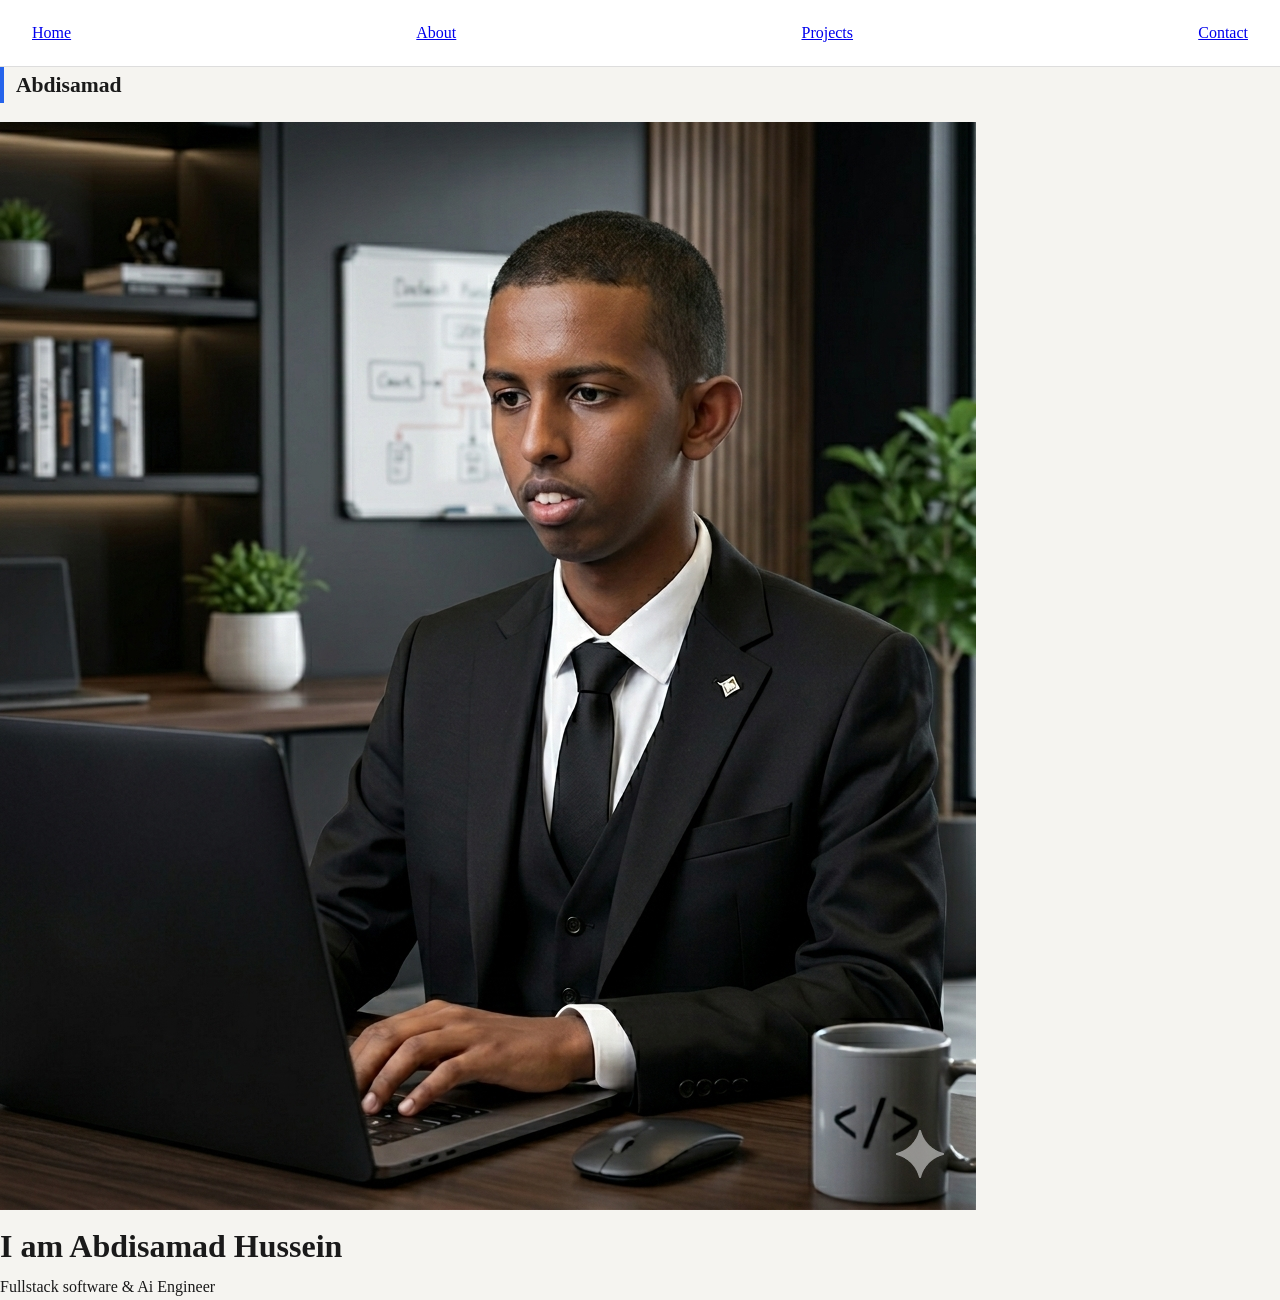
<file: mctapa-week-01-assignment/index.html>
<!DOCTYPE html>
<html lang="en">
<head>
    <meta charset="UTF-8">
    <meta name="viewport" content="width=device-width, initial-scale=1.0">
    <link rel="stylesheet" href="style.css">
    <title>My portfolio</title>
</head>
<body>
<div class="container">   
    <div class="header">
    <header>
        <nav>
                <a href="#" class="normal-text">Home</a>
                <a href="#" class="normal-text">About</a>
                <a href="#" class="normal-text">Projects</a>
                <a href="#" class="normal-text">Contact</a>
        </nav>
        <div>
            <h2 class="logo">Abdisamad</h1>
        </div>
    </header>
    </div class="intro">
            <div class="intro-image">
            <img src="images/Gemini_Generated_Image_vdsxrqvdsxrqvdsx.png">
        </div>
    <div class="intro-text">
            <h1>I am Abdisamad Hussein</h1>
        <p>Fullstack software & Ai Engineer</p>

</div>
</body>
</html>
</file>
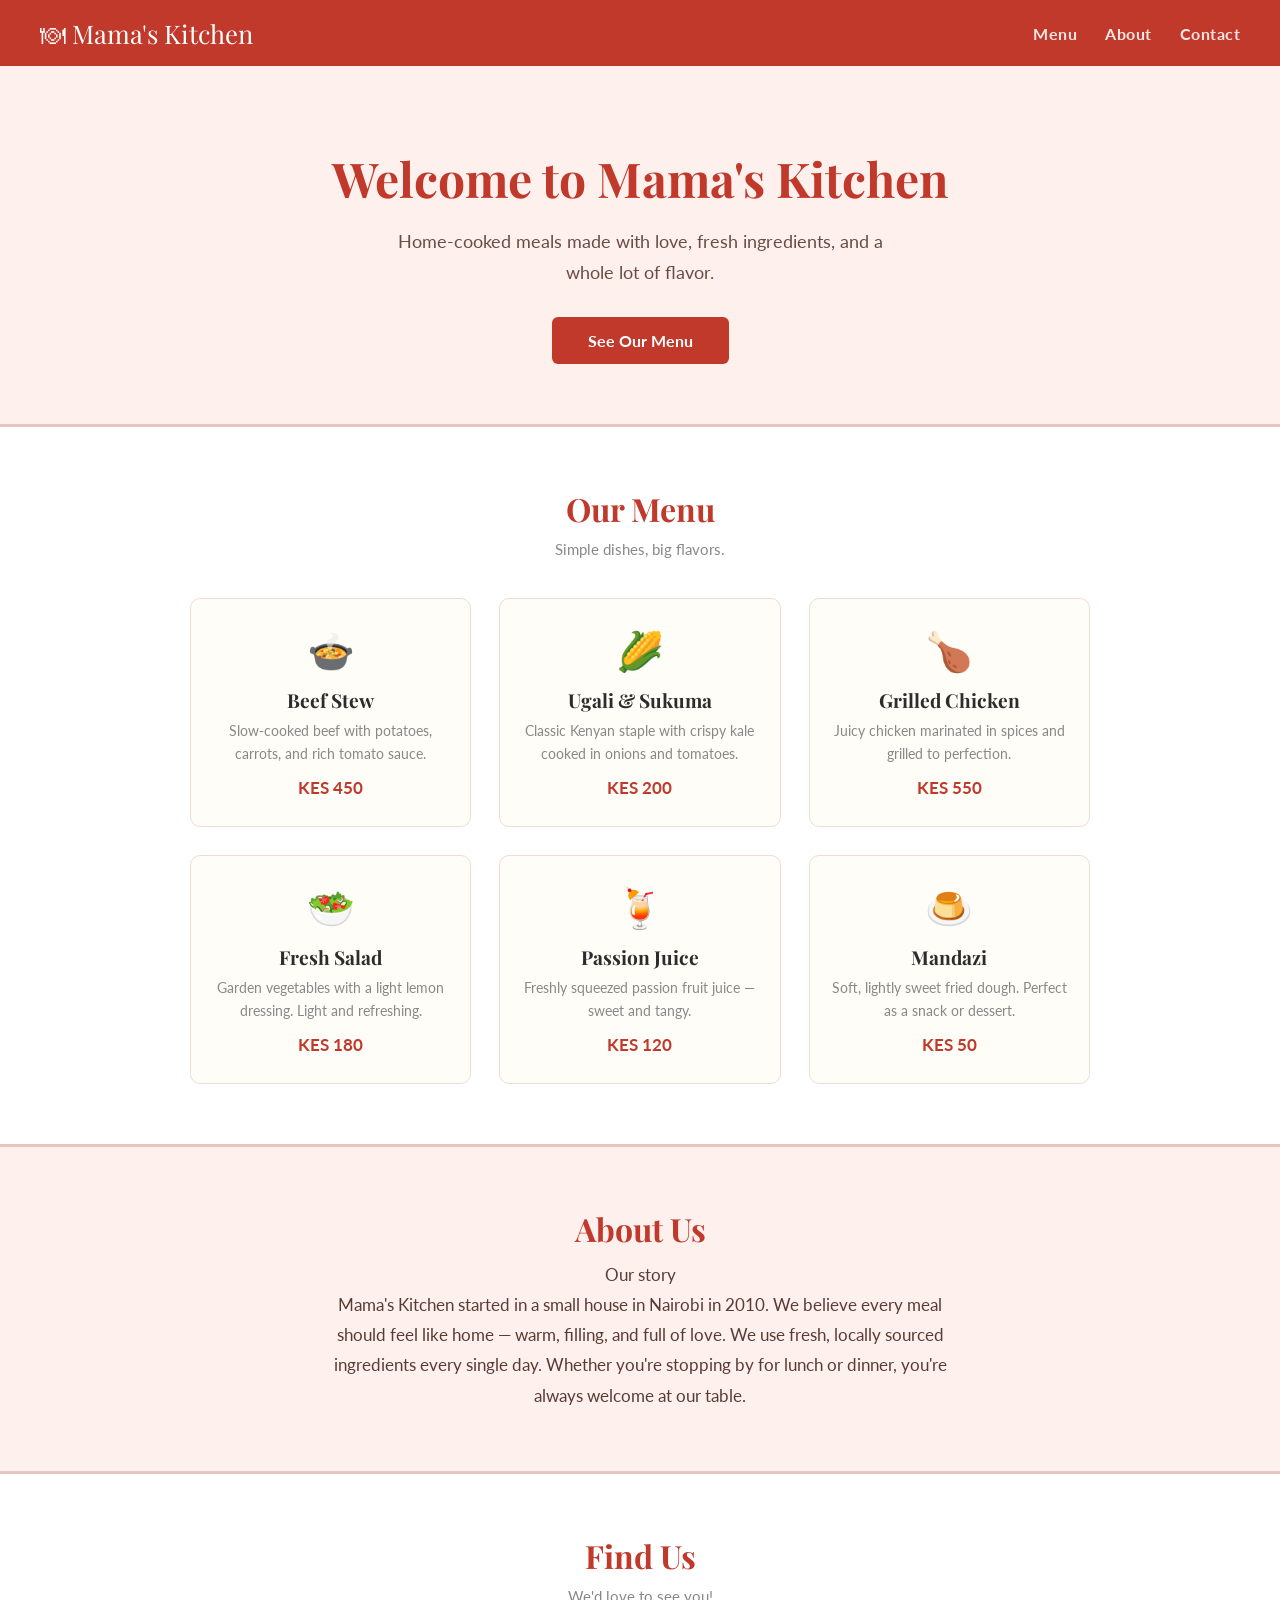
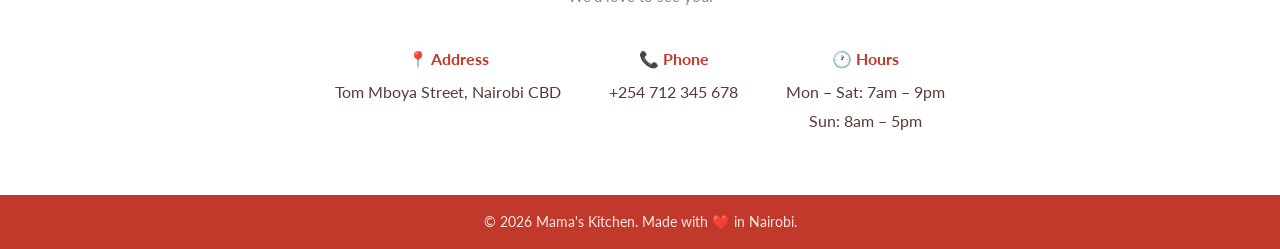
<file: restaurant-website/restaurant.html>
<!DOCTYPE html>
<html lang="en">
<head>
  <meta charset="UTF-8" />
  <meta name="viewport" content="width=device-width, initial-scale=1.0"/>
  <title>Mama's Kitchen</title>

  <!-- Google Font -->
  <link href="https://fonts.googleapis.com/css2?family=Playfair+Display:wght@600&family=Lato:wght@400;700&display=swap" rel="stylesheet"/>
  <link rel="stylesheet" href="restaurant.css" />

</head>
<body>

  <!-- NAV -->
  <nav>
    <div class="logo">🍽 Mama's Kitchen</div>
    <ul>
      <li><a href="#menu">Menu</a></li>
      <li><a href="#about">About</a></li>
      <li><a href="#contact">Contact</a></li>
    </ul>
  </nav>

  <!-- HERO -->
  <section class="hero">
    <h1>Welcome to Mama's Kitchen</h1>
    <p>Home-cooked meals made with love, fresh ingredients, and a whole lot of flavor.</p>
    <a href="#menu" class="btn">See Our Menu</a>
  </section>

  <!-- MENU -->
  <section id="menu">
    <h2 class="section-title">Our Menu</h2>
    <p class="section-sub">Simple dishes, big flavors.</p>

    <div class="menu-grid">

      <div class="menu-card">
        <div class="icon">🍲</div>
        <h3>Beef Stew</h3>
        <p>Slow-cooked beef with potatoes, carrots, and rich tomato sauce.</p>
        <div class="price">KES 450</div>
      </div>

      <div class="menu-card">
        <div class="icon">🌽</div>
        <h3>Ugali & Sukuma</h3>
        <p>Classic Kenyan staple with crispy kale cooked in onions and tomatoes.</p>
        <div class="price">KES 200</div>
      </div>

      <div class="menu-card">
        <div class="icon">🍗</div>
        <h3>Grilled Chicken</h3>
        <p>Juicy chicken marinated in spices and grilled to perfection.</p>
        <div class="price">KES 550</div>
      </div>

      <div class="menu-card">
        <div class="icon">🥗</div>
        <h3>Fresh Salad</h3>
        <p>Garden vegetables with a light lemon dressing. Light and refreshing.</p>
        <div class="price">KES 180</div>
      </div>

      <div class="menu-card">
        <div class="icon">🍹</div>
        <h3>Passion Juice</h3>
        <p>Freshly squeezed passion fruit juice — sweet and tangy.</p>
        <div class="price">KES 120</div>
      </div>

      <div class="menu-card">
        <div class="icon">🍮</div>
        <h3>Mandazi</h3>
        <p>Soft, lightly sweet fried dough. Perfect as a snack or dessert.</p>
        <div class="price">KES 50</div>
      </div>

    </div>
  </section>

  <!-- ABOUT -->
  <section id="about">
    <h2 class="section-title">About Us</h2>
    <p class="section-sub">Our story</p>
    <p>
      Mama's Kitchen started in a small house in Nairobi in 2010. We believe every meal should feel like home — warm, filling, and full of love. We use fresh, locally sourced ingredients every single day. Whether you're stopping by for lunch or dinner, you're always welcome at our table.
    </p>
  </section>

  <!-- CONTACT -->
  <section id="contact">
    <h2 class="section-title">Find Us</h2>
    <p class="section-sub">We'd love to see you!</p>
    <div class="contact-info">
      <div class="contact-item">
        <span>📍 Address</span>
        Tom Mboya Street, Nairobi CBD
      </div>
      <div class="contact-item">
        <span>📞 Phone</span>
        +254 712 345 678
      </div>
      <div class="contact-item">
        <span>🕐 Hours</span>
        Mon – Sat: 7am – 9pm<br/>Sun: 8am – 5pm
      </div>
    </div>
  </section>

  <!-- FOOTER -->
  <footer>
    <p>&copy; 2026 Mama's Kitchen. Made with ❤️ in Nairobi.</p>
  </footer>

</body>
</html>
</file>
<file: mctapa-week-01-assignment/style.css>
*, *::before, *::after { box-sizing: border-box; margin: 0; padding: 0; }

    :root {
      --bg: #f5f4f0;
      --text: #1a1a1a;
      --muted: #666;
      --accent: #2563eb;
      --border: #ddd;
      --card-bg: #fff;
    }

    body {
      font-family: 'Lora', Georgia, serif;
      background: var(--bg);
      color: var(--text);
      line-height: 1.7;
    }

    /* NAV */
    nav {
      display: flex;
      justify-content: space-between;
      align-items: center;
      padding: 1.2rem 2rem;
      background: var(--card-bg);
      border-bottom: 1px solid var(--border);
      position: sticky;
      top: 0;
      z-index: 100;
    }
    .nav-logo {
      font-family: 'Fira Code', monospace;
      font-size: 1.1rem;
      color: var(--accent);
    }
    .nav-links a {
      margin-left: 1.5rem;
      text-decoration: none;
      color: var(--muted);
      font-family: 'Fira Code', monospace;
      font-size: 0.85rem;
      transition: color 0.2s;
    }
    .nav-links a:hover { color: var(--accent); }

    /* HERO */
    .hero {
      max-width: 860px;
      margin: 4rem auto;
      padding: 0 2rem;
      display: flex;
      align-items: center;
      gap: 3rem;
    }
    .hero-photo {
      width: 160px;
      height: 160px;
      border-radius: 50%;
      object-fit: cover;
      object-position: center top;
      border: 3px solid var(--accent);
      flex-shrink: 0;
      box-shadow: 0 4px 20px rgba(37,99,235,0.15);
    }
    .hero-text h1 {
      font-size: 2rem;
      font-weight: 600;
      margin-bottom: 0.3rem;
    }
    .hero-text .role {
      font-family: 'Fira Code', monospace;
      font-size: 0.9rem;
      color: var(--accent);
      margin-bottom: 0.8rem;
    }
    .hero-text p {
      color: var(--muted);
      font-size: 0.97rem;
      max-width: 480px;
    }
    .hero-btns {
      margin-top: 1.4rem;
      display: flex;
      gap: 0.8rem;
    }
    .btn {
      padding: 0.5rem 1.2rem;
      border-radius: 6px;
      font-family: 'Fira Code', monospace;
      font-size: 0.82rem;
      cursor: pointer;
      text-decoration: none;
      transition: 0.2s;
    }
    .btn-primary {
      background: var(--accent);
      color: #fff;
      border: none;
    }
    .btn-primary:hover { background: #1d4ed8; }
    .btn-outline {
      background: transparent;
      color: var(--accent);
      border: 1.5px solid var(--accent);
    }
    .btn-outline:hover { background: var(--accent); color: #fff; }

    /* SECTION */
    section {
      max-width: 860px;
      margin: 3rem auto;
      padding: 0 2rem;
    }
    h2 {
      font-size: 1.35rem;
      margin-bottom: 1.2rem;
      border-left: 4px solid var(--accent);
      padding-left: 0.75rem;
    }

    /* SKILLS */
    .skills-grid {
      display: flex;
      flex-wrap: wrap;
      gap: 0.6rem;
    }
    .skill-tag {
      background: var(--card-bg);
      border: 1px solid var(--border);
      border-radius: 20px;
      padding: 0.3rem 0.9rem;
      font-family: 'Fira Code', monospace;
      font-size: 0.8rem;
      color: var(--text);
    }

    /* PROJECTS */
    .projects-grid {
      display: grid;
      grid-template-columns: repeat(auto-fill, minmax(240px, 1fr));
      gap: 1.2rem;
    }
    .project-card {
      background: var(--card-bg);
      border: 1px solid var(--border);
      border-radius: 10px;
      padding: 1.2rem;
      transition: box-shadow 0.2s, transform 0.2s;
    }
    .project-card:hover {
      box-shadow: 0 6px 24px rgba(0,0,0,0.08);
      transform: translateY(-2px);
    }
    .project-card h3 {
      font-size: 1rem;
      margin-bottom: 0.4rem;
    }
    .project-card p {
      font-size: 0.85rem;
      color: var(--muted);
      margin-bottom: 0.8rem;
    }
    .project-tag {
      font-family: 'Fira Code', monospace;
      font-size: 0.72rem;
      background: #eef2ff;
      color: var(--accent);
      padding: 0.15rem 0.5rem;
      border-radius: 4px;
      margin-right: 0.3rem;
    }

    /* CONTACT */
    .contact-links {
      display: flex;
      gap: 1.2rem;
      flex-wrap: wrap;
    }
    .contact-links a {
      font-family: 'Fira Code', monospace;
      font-size: 0.85rem;
      color: var(--accent);
      text-decoration: none;
    }
    .contact-links a:hover { text-decoration: underline; }

    /* FOOTER */
    footer {
      text-align: center;
      padding: 2rem;
      font-family: 'Fira Code', monospace;
      font-size: 0.75rem;
      color: var(--muted);
      border-top: 1px solid var(--border);
      margin-top: 4rem;
    }

    @media (max-width: 600px) {
      .hero { flex-direction: column; text-align: center; }
      .hero-btns { justify-content: center; }
    }
</file>
<file: restaurant-website/restaurant.css>
* {
    margin: 0;
    padding: 0;
    box-sizing: border-box;
}

body {
    font-family: 'Lato', sans-serif;
    background-color: #fffdf8;
    color: #2c2c2c;
}

/* ── NAV ── */
nav {
    background-color: #c0392b;
    padding: 16px 40px;
    display: flex;
    justify-content: space-between;
    align-items: center;
}

nav .logo {
    font-family: 'Playfair Display', serif;
    color: #fff;
    font-size: 1.6rem;
}

nav ul {
    list-style: none;
    display: flex;
    gap: 28px;
}

nav ul li a {
    color: #fce8e6;
    text-decoration: none;
    font-size: 1rem;
    font-weight: 700;
    letter-spacing: 0.5px;
    transition: color 0.2s;
}

nav ul li a:hover {
    color: #fff;
}

/* ── HERO ── */
.hero {
    background-color: #fdf0ed;
    text-align: center;
    padding: 80px 20px 60px;
    border-bottom: 3px solid #e8c5bf;
}

.hero h1 {
    font-family: 'Playfair Display', serif;
    font-size: 3rem;
    color: #c0392b;
    margin-bottom: 16px;
}

.hero p {
    font-size: 1.15rem;
    color: #6b4b44;
    max-width: 520px;
    margin: 0 auto 28px;
    line-height: 1.7;
}

.btn {
    display: inline-block;
    background-color: #c0392b;
    color: #fff;
    padding: 14px 36px;
    border-radius: 6px;
    text-decoration: none;
    font-weight: 700;
    font-size: 1rem;
    transition: background-color 0.2s;
}

.btn:hover {
    background-color: #a93226;
}

/* ── SECTION TITLES ── */
.section-title {
    font-family: 'Playfair Display', serif;
    font-size: 2rem;
    color: #c0392b;
    text-align: center;
    margin-bottom: 10px;
}

.section-sub {
    text-align: center;
    color: #888;
    margin-bottom: 40px;
    font-size: 0.95rem;
}

/* ── MENU ── */
#menu {
    padding: 60px 40px;
    background-color: #fff;
}

.menu-grid {
    display: grid;
    grid-template-columns: repeat(auto-fit, minmax(240px, 1fr));
    gap: 28px;
    max-width: 900px;
    margin: 0 auto;
}

.menu-card {
    background-color: #fffdf8;
    border: 1px solid #f0dbd7;
    border-radius: 10px;
    padding: 28px 22px;
    text-align: center;
    transition: transform 0.2s, box-shadow 0.2s;
}

.menu-card:hover {
    transform: translateY(-4px);
    box-shadow: 0 8px 20px rgba(192, 57, 43, 0.12);
}

.menu-card .icon {
    font-size: 2.4rem;
    margin-bottom: 12px;
}

.menu-card h3 {
    font-family: 'Playfair Display', serif;
    font-size: 1.2rem;
    color: #2c2c2c;
    margin-bottom: 6px;
}

.menu-card p {
    font-size: 0.9rem;
    color: #888;
    line-height: 1.6;
    margin-bottom: 12px;
}

.price {
    font-weight: 700;
    color: #c0392b;
    font-size: 1.05rem;
}

/* ── ABOUT ── */
#about {
    background-color: #fdf0ed;
    padding: 60px 40px;
    text-align: center;
    border-top: 3px solid #e8c5bf;
    border-bottom: 3px solid #e8c5bf;
}

#about p {
    max-width: 620px;
    margin: 0 auto;
    font-size: 1.05rem;
    color: #5a3a35;
    line-height: 1.8;
}

/* ── CONTACT ── */
#contact {
    padding: 60px 40px;
    background-color: #fff;
    text-align: center;
}

.contact-info {
    display: flex;
    justify-content: center;
    gap: 48px;
    flex-wrap: wrap;
    margin-top: 10px;
}

.contact-item {
    font-size: 1rem;
    color: #5a3a35;
    line-height: 1.8;
}

.contact-item span {
    display: block;
    font-weight: 700;
    color: #c0392b;
    margin-bottom: 4px;
}

/* ── FOOTER ── */
footer {
    background-color: #c0392b;
    color: #fce8e6;
    text-align: center;
    padding: 18px;
    font-size: 0.9rem;
}
</file>
